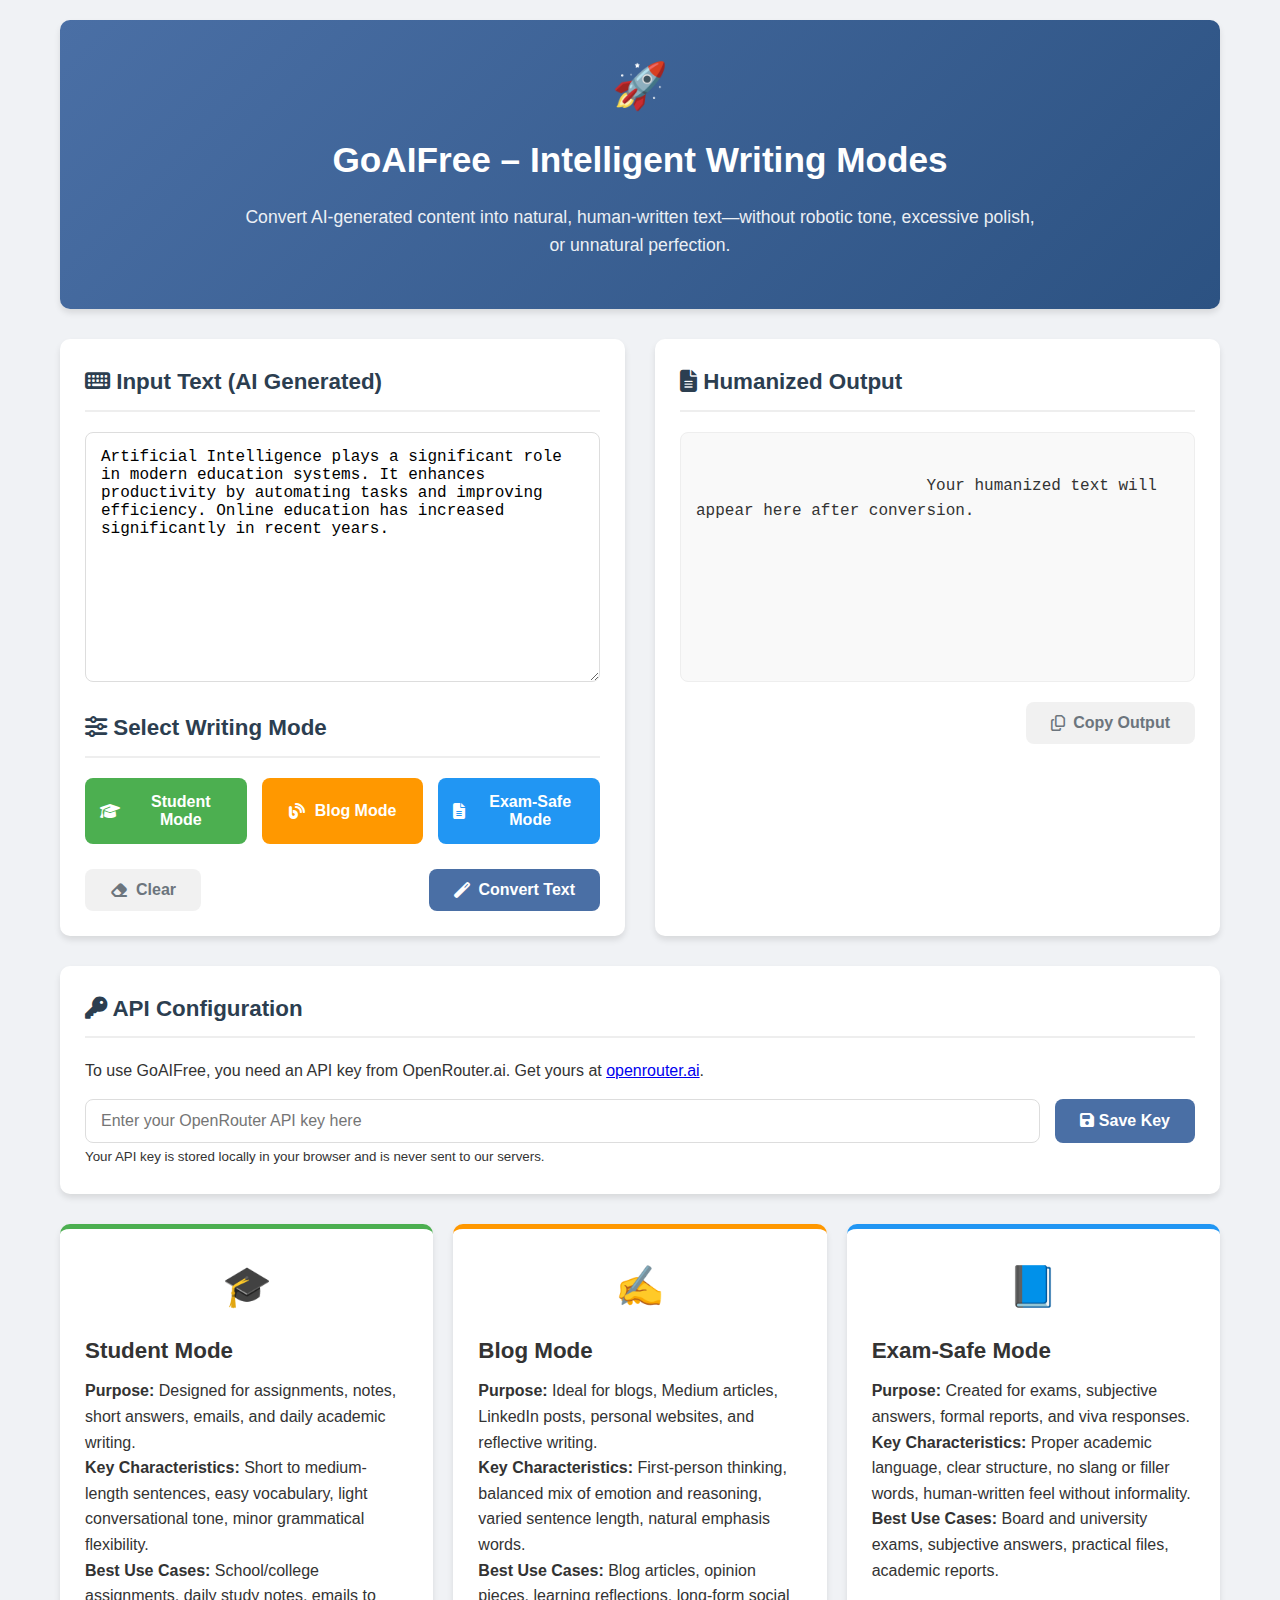
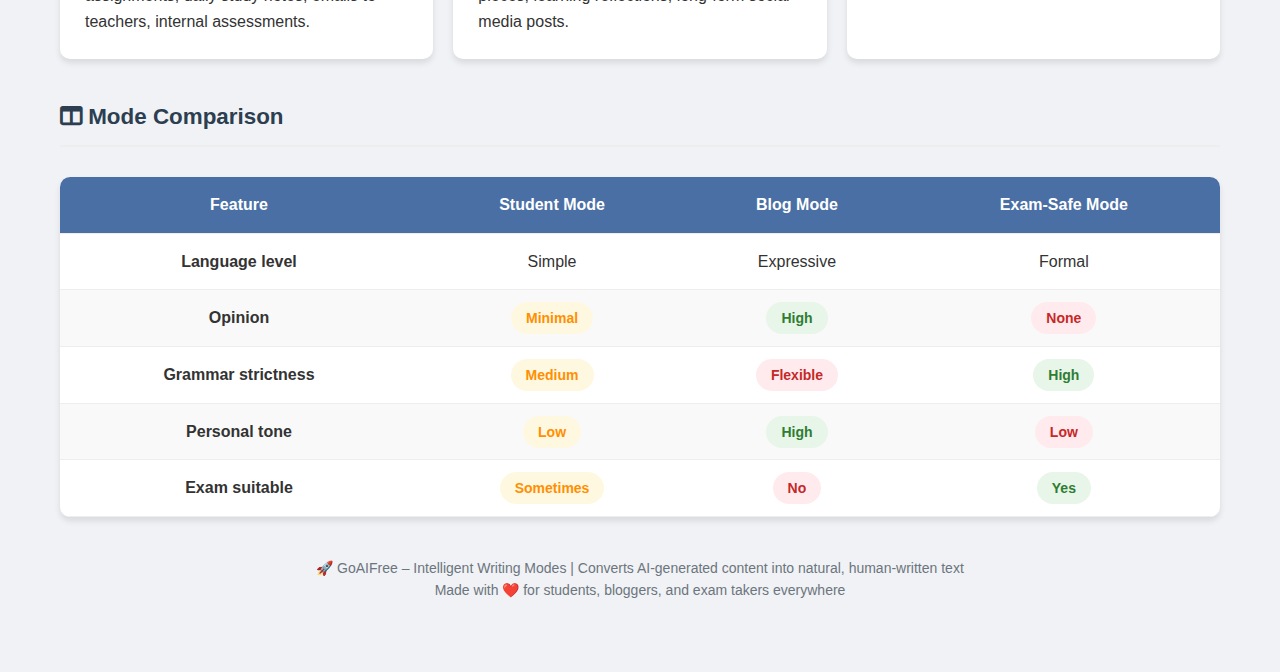
<file: index.html>
<!DOCTYPE html>
<html lang="en">
<head>
    <meta charset="UTF-8">
    <meta name="viewport" content="width=device-width, initial-scale=1.0">
    <title>🚀 GoAIFree - Intelligent Writing Modes</title>
    <link rel="stylesheet" href="https://cdnjs.cloudflare.com/ajax/libs/font-awesome/6.4.0/css/all.min.css">
   <link rel="stylesheet" href="style.css">
</head>
<body>
    <div class="container">
        <header>
            <div class="logo">🚀</div>
            <h1>GoAIFree – Intelligent Writing Modes</h1>
            <p class="subtitle">Convert AI-generated content into natural, human-written text—without robotic tone, excessive polish, or unnatural perfection.</p>
        </header>

        
        
        <div class="content-wrapper">
            <div class="input-section">
                <h2 class="section-title"><i class="fas fa-keyboard"></i> Input Text (AI Generated)</h2>
                <textarea id="inputText" placeholder="Paste your AI-generated text here...">Artificial Intelligence plays a significant role in modern education systems. It enhances productivity by automating tasks and improving efficiency. Online education has increased significantly in recent years.</textarea>
                
                <h3 class="section-title"><i class="fas fa-sliders-h"></i> Select Writing Mode</h3>
                <div class="mode-selector">
                    <button class="mode-btn student-btn active" data-mode="student">
                        <i class="fas fa-graduation-cap"></i> Student Mode
                    </button>
                    <button class="mode-btn blog-btn" data-mode="blog">
                        <i class="fas fa-blog"></i> Blog Mode
                    </button>
                    <button class="mode-btn exam-btn" data-mode="exam">
                        <i class="fas fa-file-alt"></i> Exam-Safe Mode
                    </button>
                </div>
                
                <div class="controls">
                    <button class="action-btn clear-btn" id="clearBtn">
                        <i class="fas fa-eraser"></i> Clear
                    </button>
                    <button class="action-btn convert-btn" id="convertBtn">
                        <i class="fas fa-magic"></i> Convert Text
                    </button>
                </div>
            </div>
            
            <div class="output-section">
                <h2 class="section-title"><i class="fas fa-file-alt"></i> Humanized Output</h2>
                <div class="output-container">
                    <div class="loading" id="loadingIndicator">
                        <div class="spinner"></div>
                        <p>Processing your text...</p>
                    </div>
                    <div class="output-text" id="outputText">
                        Your humanized text will appear here after conversion.
                    </div>
                </div>
                
                <div class="controls">
                    <div></div>
                    <button class="action-btn clear-btn" id="copyBtn">
                        <i class="far fa-copy"></i> Copy Output
                    </button>
                </div>
            </div>
        </div>
        
        <div class="api-config">
            <h2 class="section-title"><i class="fas fa-key"></i> API Configuration</h2>
            <p>To use GoAIFree, you need an API key from OpenRouter.ai. Get yours at <a href="https://openrouter.ai/" target="_blank">openrouter.ai</a>.</p>
            <div class="api-input-group">
                <input type="password" id="apiKey" class="api-input" placeholder="Enter your OpenRouter API key here">
                <button class="save-api-btn" id="saveApiKey">
                    <i class="fas fa-save"></i> Save Key
                </button>
            </div>
            <p><small>Your API key is stored locally in your browser and is never sent to our servers.</small></p>
        </div>
        
        <div class="mode-details">
            <div class="mode-card student">
                <div class="mode-icon">🎓</div>
                <h3 class="mode-name">Student Mode</h3>
                <p><strong>Purpose:</strong> Designed for assignments, notes, short answers, emails, and daily academic writing.</p>
                <p><strong>Key Characteristics:</strong> Short to medium-length sentences, easy vocabulary, light conversational tone, minor grammatical flexibility.</p>
                <p><strong>Best Use Cases:</strong> School/college assignments, daily study notes, emails to teachers, internal assessments.</p>
            </div>
            
            <div class="mode-card blog">
                <div class="mode-icon">✍️</div>
                <h3 class="mode-name">Blog Mode</h3>
                <p><strong>Purpose:</strong> Ideal for blogs, Medium articles, LinkedIn posts, personal websites, and reflective writing.</p>
                <p><strong>Key Characteristics:</strong> First-person thinking, balanced mix of emotion and reasoning, varied sentence length, natural emphasis words.</p>
                <p><strong>Best Use Cases:</strong> Blog articles, opinion pieces, learning reflections, long-form social media posts.</p>
            </div>
            
            <div class="mode-card exam">
                <div class="mode-icon">📘</div>
                <h3 class="mode-name">Exam-Safe Mode</h3>
                <p><strong>Purpose:</strong> Created for exams, subjective answers, formal reports, and viva responses.</p>
                <p><strong>Key Characteristics:</strong> Proper academic language, clear structure, no slang or filler words, human-written feel without informality.</p>
                <p><strong>Best Use Cases:</strong> Board and university exams, subjective answers, practical files, academic reports.</p>
            </div>
        </div>
        
        <h2 class="section-title" style="margin-top: 40px;"><i class="fas fa-columns"></i> Mode Comparison</h2>
        <table class="comparison-table">
            <thead>
                <tr>
                    <th>Feature</th>
                    <th>Student Mode</th>
                    <th>Blog Mode</th>
                    <th>Exam-Safe Mode</th>
                </tr>
            </thead>
            <tbody>
                <tr>
                    <td><strong>Language level</strong></td>
                    <td>Simple</td>
                    <td>Expressive</td>
                    <td>Formal</td>
                </tr>
                <tr>
                    <td><strong>Opinion</strong></td>
                    <td><span class="status status-yellow">Minimal</span></td>
                    <td><span class="status status-green">High</span></td>
                    <td><span class="status status-red">None</span></td>
                </tr>
                <tr>
                    <td><strong>Grammar strictness</strong></td>
                    <td><span class="status status-yellow">Medium</span></td>
                    <td><span class="status status-red">Flexible</span></td>
                    <td><span class="status status-green">High</span></td>
                </tr>
                <tr>
                    <td><strong>Personal tone</strong></td>
                    <td><span class="status status-yellow">Low</span></td>
                    <td><span class="status status-green">High</span></td>
                    <td><span class="status status-red">Low</span></td>
                </tr>
                <tr>
                    <td><strong>Exam suitable</strong></td>
                    <td><span class="status status-yellow">Sometimes</span></td>
                    <td><span class="status status-red">No</span></td>
                    <td><span class="status status-green">Yes</span></td>
                </tr>
            </tbody>
        </table>
        
        <footer>
            <p>🚀 GoAIFree – Intelligent Writing Modes | Converts AI-generated content into natural, human-written text</p>
            <p>Made with ❤️ for students, bloggers, and exam takers everywhere</p>
        </footer>
        
        <div class="notification" id="notification"></div>
    </div>

    <script src="script.js"></script>
</body>
</html>
</file>
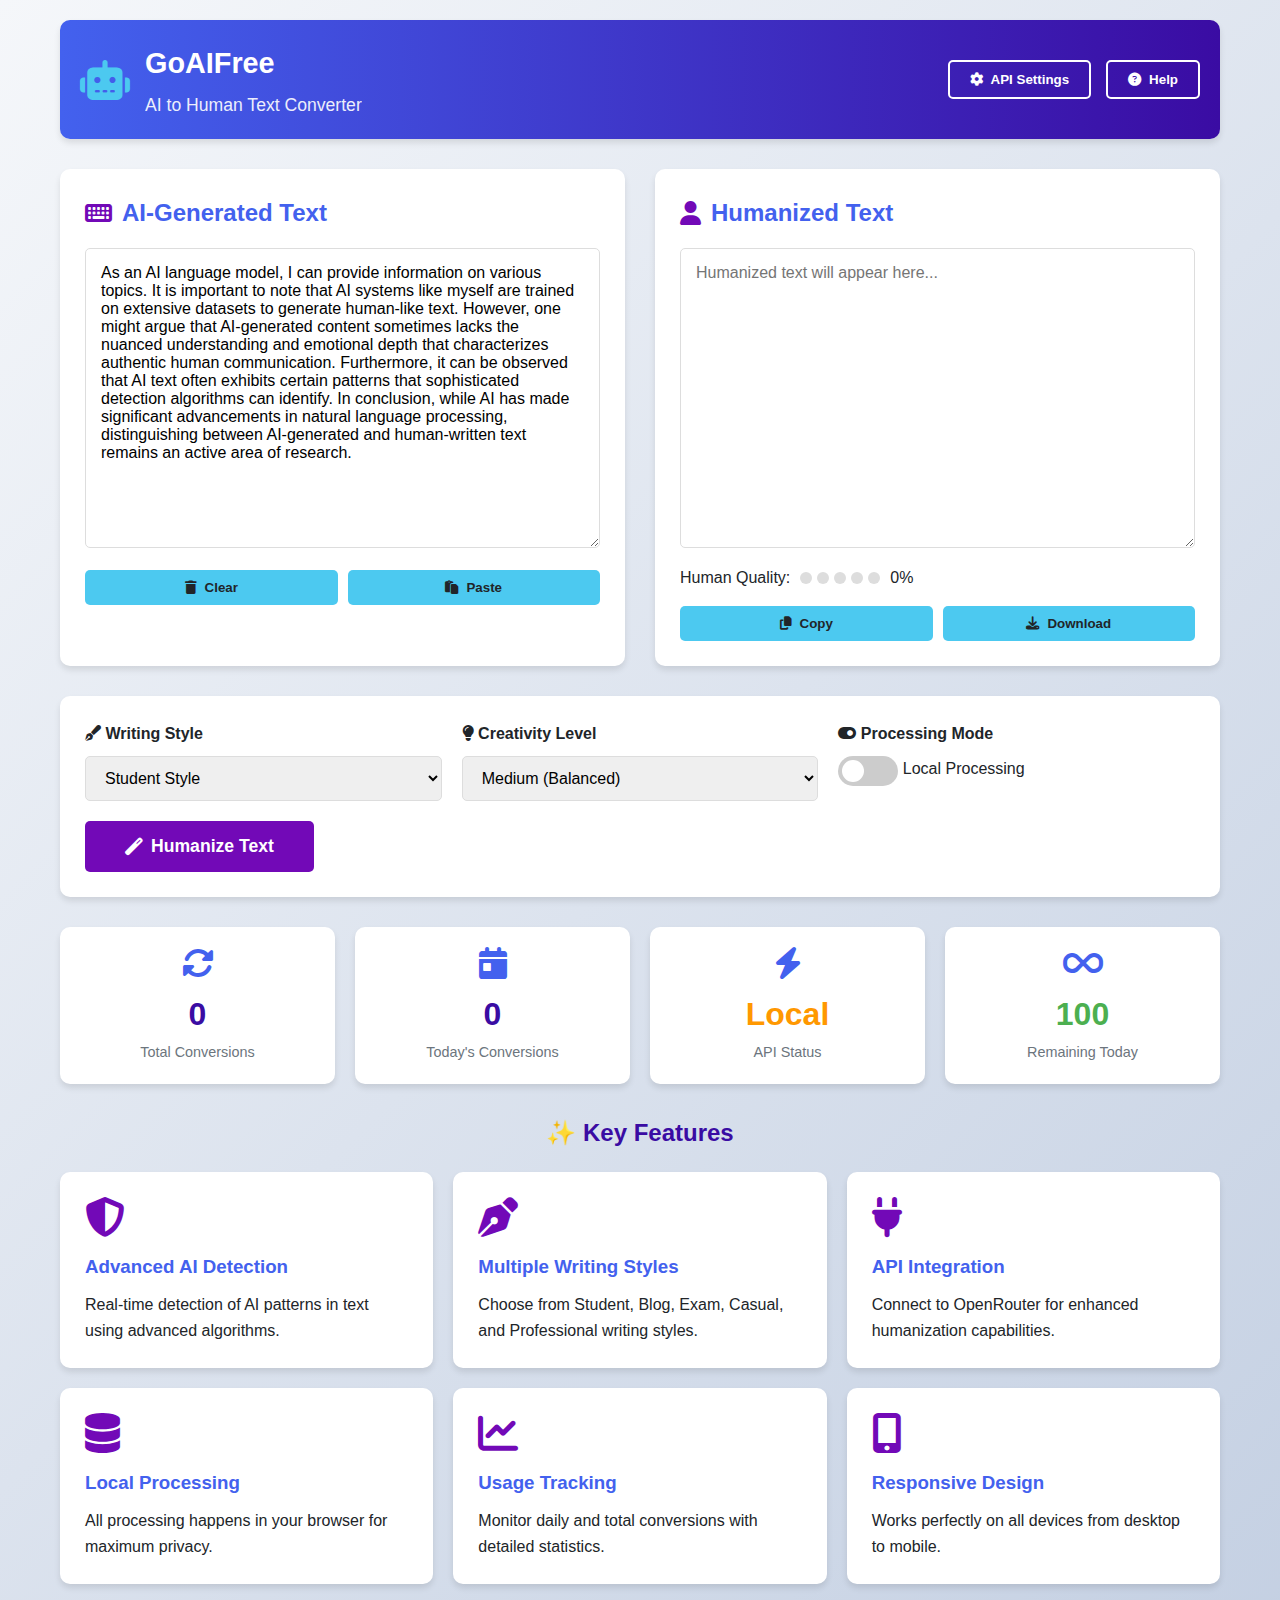
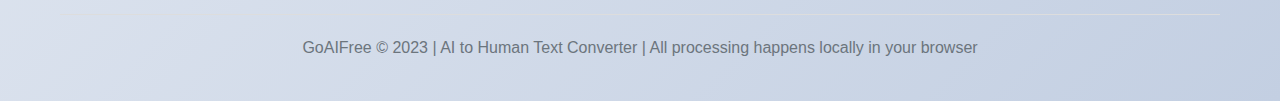
<file: new/new.html>
<!DOCTYPE html>
<html lang="en">
<head>
    <meta charset="UTF-8">
    <meta name="viewport" content="width=device-width, initial-scale=1.0">
    <title>GoAIFree - AI to Human Text Converter</title>
    <link rel="stylesheet" href="https://cdnjs.cloudflare.com/ajax/libs/font-awesome/6.4.0/css/all.min.css">
    <link rel="stylesheet" href="new.css">
</head>
<body>
    <div class="container">
        <!-- Header -->
        <header>
            <div class="header-content">
                <div class="logo">
                    <i class="fas fa-robot"></i>
                    <div>
                        <h1>GoAIFree</h1>
                        <p class="tagline">AI to Human Text Converter</p>
                    </div>
                </div>
                <div class="header-controls">
                    <button class="btn btn-outline" id="apiSettingsBtn">
                        <i class="fas fa-cog"></i> API Settings
                    </button>
                    <button class="btn btn-outline" id="helpBtn">
                        <i class="fas fa-question-circle"></i> Help
                    </button>
                </div>
            </div>
        </header>
        
        <!-- Main Content -->
        <div class="main-content">
            <!-- Input Section -->
            <div class="text-container">
                <h2><i class="fas fa-keyboard"></i> AI-Generated Text</h2>
                <textarea class="text-area" id="aiText" placeholder="Paste your AI-generated text here..."></textarea>
                <div class="text-actions">
                    <button class="btn btn-secondary" id="clearInputBtn">
                        <i class="fas fa-trash"></i> Clear
                    </button>
                    <button class="btn btn-secondary" id="pasteBtn">
                        <i class="fas fa-paste"></i> Paste
                    </button>
                </div>
            </div>
            
            <!-- Output Section -->
            <div class="text-container">
                <h2><i class="fas fa-user"></i> Humanized Text</h2>
                <textarea class="text-area" id="humanText" placeholder="Humanized text will appear here..." readonly></textarea>
                <div class="quality-indicator">
                    <span>Human Quality:</span>
                    <div class="quality-dots" id="qualityDots">
                        <div class="quality-dot"></div>
                        <div class="quality-dot"></div>
                        <div class="quality-dot"></div>
                        <div class="quality-dot"></div>
                        <div class="quality-dot"></div>
                    </div>
                    <span id="qualityScore">0%</span>
                </div>
                <div class="text-actions">
                    <button class="btn btn-secondary" id="copyBtn">
                        <i class="fas fa-copy"></i> Copy
                    </button>
                    <button class="btn btn-secondary" id="downloadBtn">
                        <i class="fas fa-download"></i> Download
                    </button>
                </div>
            </div>
        </div>
        
        <!-- Progress Bar -->
        <div class="progress-container" id="progressContainer">
            <div class="progress-bar">
                <div class="progress" id="progress"></div>
            </div>
            <p id="progressText">Processing your text...</p>
        </div>
        
        <!-- Controls -->
        <div class="controls">
            <div class="controls-grid">
                <div class="control-group">
                    <label for="writingStyle"><i class="fas fa-pen-fancy"></i> Writing Style</label>
                    <select class="select-style" id="writingStyle">
                        <option value="student">Student Style</option>
                        <option value="blog">Blog Style</option>
                        <option value="exam">Exam Style</option>
                        <option value="casual">Casual Style</option>
                        <option value="professional">Professional Style</option>
                    </select>
                </div>
                
                <div class="control-group">
                    <label for="creativityLevel"><i class="fas fa-lightbulb"></i> Creativity Level</label>
                    <select class="select-style" id="creativityLevel">
                        <option value="low">Low (More Accurate)</option>
                        <option value="medium" selected>Medium (Balanced)</option>
                        <option value="high">High (More Creative)</option>
                    </select>
                </div>
                
                <div class="control-group">
                    <label><i class="fas fa-toggle-on"></i> Processing Mode</label>
                    <div>
                        <label class="toggle-switch">
                            <input type="checkbox" id="apiToggle">
                            <span class="slider"></span>
                        </label>
                        <span id="modeLabel">Local Processing</span>
                    </div>
                </div>
            </div>
            
            <div style="text-align: center; margin-top: 20px;">
                <button class="btn btn-primary" id="humanizeBtn" style="padding: 15px 40px; font-size: 1.1rem;">
                    <i class="fas fa-magic"></i> Humanize Text
                </button>
            </div>
        </div>
        
        <!-- Stats -->
        <div class="stats">
            <div class="stat-card">
                <i class="fas fa-sync-alt"></i>
                <div class="stat-value" id="totalConversions">0</div>
                <div class="stat-label">Total Conversions</div>
            </div>
            
            <div class="stat-card">
                <i class="fas fa-calendar-day"></i>
                <div class="stat-value" id="todayConversions">0</div>
                <div class="stat-label">Today's Conversions</div>
            </div>
            
            <div class="stat-card">
                <i class="fas fa-bolt"></i>
                <div class="stat-value" id="apiStatus">Offline</div>
                <div class="stat-label">API Status</div>
            </div>
            
            <div class="stat-card">
                <i class="fas fa-infinity"></i>
                <div class="stat-value" id="remainingConversions">∞</div>
                <div class="stat-label">Remaining Today</div>
            </div>
        </div>
        
        <!-- Features -->
        <div class="features">
            <h2>✨ Key Features</h2>
            <div class="features-grid">
                <div class="feature-card">
                    <i class="fas fa-shield-alt"></i>
                    <h3>Advanced AI Detection</h3>
                    <p>Real-time detection of AI patterns in text using advanced algorithms.</p>
                </div>
                
                <div class="feature-card">
                    <i class="fas fa-pen-nib"></i>
                    <h3>Multiple Writing Styles</h3>
                    <p>Choose from Student, Blog, Exam, Casual, and Professional writing styles.</p>
                </div>
                
                <div class="feature-card">
                    <i class="fas fa-plug"></i>
                    <h3>API Integration</h3>
                    <p>Connect to OpenRouter for enhanced humanization capabilities.</p>
                </div>
                
                <div class="feature-card">
                    <i class="fas fa-database"></i>
                    <h3>Local Processing</h3>
                    <p>All processing happens in your browser for maximum privacy.</p>
                </div>
                
                <div class="feature-card">
                    <i class="fas fa-chart-line"></i>
                    <h3>Usage Tracking</h3>
                    <p>Monitor daily and total conversions with detailed statistics.</p>
                </div>
                
                <div class="feature-card">
                    <i class="fas fa-mobile-alt"></i>
                    <h3>Responsive Design</h3>
                    <p>Works perfectly on all devices from desktop to mobile.</p>
                </div>
            </div>
        </div>
        
        <!-- Footer -->
        <footer>
            <p>GoAIFree &copy; 2023 | AI to Human Text Converter | All processing happens locally in your browser</p>
        </footer>
    </div>
    
    <!-- API Settings Modal -->
    <div class="modal" id="apiModal">
        <div class="modal-content">
            <div class="modal-header">
                <h2><i class="fas fa-cog"></i> API Settings</h2>
                <button class="close-modal" id="closeApiModal">&times;</button>
            </div>
            <div class="modal-body">
                <div class="control-group">
                    <label for="apiKey"><i class="fas fa-key"></i> OpenRouter API Key</label>
                    <input type="password" class="input-field" id="apiKey" placeholder="Enter your API key">
                    <p style="font-size: 0.9rem; color: var(--gray-color); margin-top: 5px;">
                        Get an API key from <a href="https://openrouter.ai" target="_blank">OpenRouter</a>
                    </p>
                </div>
                
                <div class="control-group">
                    <label for="apiModel"><i class="fas fa-brain"></i> Model</label>
                    <input type="text" class="input-field" id="apiModel" placeholder="sao10k/l3-lunaris-8b" value="sao10k/l3-lunaris-8b">
                    <p style="font-size: 0.9rem; color: var(--gray-color); margin-top: 5px;">
                        Default model: sao10k/l3-lunaris-8b
                    </p>
                </div>
                
                <div class="control-group">
                    <label for="maxConversions"><i class="fas fa-tachometer-alt"></i> Max Conversions Per Day</label>
                    <input type="number" class="input-field" id="maxConversions" min="1" value="100">
                </div>
                
                <div class="control-group">
                    <label><i class="fas fa-toggle-on"></i> Enable Fallback Mode</label>
                    <div>
                        <label class="toggle-switch">
                            <input type="checkbox" id="fallbackToggle" checked>
                            <span class="slider"></span>
                        </label>
                        <span>Use local processing if API fails</span>
                    </div>
                </div>
                
                <div style="display: flex; gap: 10px; margin-top: 20px;">
                    <button class="btn btn-primary" id="testApiBtn" style="flex: 1;">
                        <i class="fas fa-plug"></i> Test API Connection
                    </button>
                    <button class="btn btn-secondary" id="saveApiBtn" style="flex: 1;">
                        <i class="fas fa-save"></i> Save Configuration
                    </button>
                </div>
            </div>
        </div>
    </div>
    
    <!-- Help Modal -->
    <div class="modal" id="helpModal">
        <div class="modal-content">
            <div class="modal-header">
                <h2><i class="fas fa-question-circle"></i> Help & Instructions</h2>
                <button class="close-modal" id="closeHelpModal">&times;</button>
            </div>
            <div class="modal-body">
                <h3>🚀 Quick Start (No API)</h3>
                <ol style="margin-left: 20px; margin-bottom: 20px;">
                    <li>Paste AI-generated text in the left text area</li>
                    <li>Select a writing style and creativity level</li>
                    <li>Click "Humanize Text"</li>
                    <li>Copy or download the humanized text</li>
                </ol>
                
                <h3>🔧 With OpenRouter API</h3>
                <ol style="margin-left: 20px; margin-bottom: 20px;">
                    <li>Get an API key from <a href="https://openrouter.ai" target="_blank">OpenRouter</a></li>
                    <li>Click "API Settings" in the top-right corner</li>
                    <li>Enter your API key and model</li>
                    <li>Click "Save Configuration"</li>
                    <li>Toggle "Processing Mode" to use API</li>
                </ol>
                
                <h3>⚙️ Configuration</h3>
                <div style="background-color: #f8f9fa; padding: 15px; border-radius: 5px; margin-bottom: 20px;">
                    <pre style="white-space: pre-wrap; font-family: monospace;">
# OpenRouter API Configuration
OPENROUTER_API_KEY=your_api_key_here
OPENROUTER_MODEL=sao10k/l3-lunaris-8b

# Application Settings
MAX_CONVERSIONS_PER_DAY=100
ENABLE_FALLBACK_MODE=true
                    </pre>
                </div>
                
                <p><strong>Note:</strong> All settings are saved locally in your browser.</p>
            </div>
        </div>
    </div>
    
    <!-- Toast Notification -->
    <div class="toast" id="toast">
        <i class="fas fa-check-circle"></i>
        <span id="toastMessage">Operation completed successfully!</span>
    </div>

    <script src="new.js"></script>
</body>
</html>
</file>
<file: style.css>
:root {
            --primary: #4a6fa5;
            --student: #4CAF50;
            --blog: #FF9800;
            --exam: #2196F3;
            --dark: #2c3e50;
            --light: #f8f9fa;
            --gray: #6c757d;
            --shadow: 0 4px 6px rgba(0, 0, 0, 0.1);
        }
        
        * {
            margin: 0;
            padding: 0;
            box-sizing: border-box;
            font-family: 'Segoe UI', Tahoma, Geneva, Verdana, sans-serif;
        }
        
        body {
            background-color: #f0f2f5;
            color: #333;
            line-height: 1.6;
            padding-bottom: 50px;
        }
        
        .container {
            max-width: 1200px;
            margin: 0 auto;
            padding: 20px;
        }
        
        header {
            text-align: center;
            padding: 30px 20px;
            background: linear-gradient(135deg, var(--primary), #2c5282);
            color: white;
            border-radius: 10px;
            margin-bottom: 30px;
            box-shadow: var(--shadow);
        }
        
        .logo {
            font-size: 2.8rem;
            margin-bottom: 10px;
        }
        
        h1 {
            font-size: 2.2rem;
            margin-bottom: 15px;
        }
        
        .subtitle {
            font-size: 1.1rem;
            max-width: 800px;
            margin: 0 auto 20px;
            opacity: 0.9;
        }
        
        .content-wrapper {
            display: grid;
            grid-template-columns: 1fr 1fr;
            gap: 30px;
            margin-bottom: 30px;
        }
        
        @media (max-width: 900px) {
            .content-wrapper {
                grid-template-columns: 1fr;
            }
        }
        
        .input-section, .output-section {
            background: white;
            border-radius: 10px;
            padding: 25px;
            box-shadow: var(--shadow);
        }
        
        .section-title {
            font-size: 1.4rem;
            margin-bottom: 20px;
            padding-bottom: 10px;
            border-bottom: 2px solid #eee;
            color: var(--dark);
        }
        
        textarea {
            width: 100%;
            height: 250px;
            padding: 15px;
            border: 1px solid #ddd;
            border-radius: 8px;
            font-size: 16px;
            resize: vertical;
            margin-bottom: 20px;
            font-family: monospace;
        }
        
        .mode-selector {
            display: flex;
            flex-wrap: wrap;
            gap: 15px;
            margin-bottom: 25px;
        }
        
        .mode-btn {
            flex: 1;
            min-width: 150px;
            padding: 15px;
            border: none;
            border-radius: 8px;
            font-size: 16px;
            font-weight: 600;
            cursor: pointer;
            display: flex;
            align-items: center;
            justify-content: center;
            gap: 10px;
            transition: all 0.3s;
            color: white;
        }
        
        .mode-btn:hover {
            transform: translateY(-3px);
            box-shadow: 0 5px 15px rgba(0, 0, 0, 0.1);
        }
        
        .mode-btn.active {
            box-shadow: 0 0 0 3px rgba(255, 255, 255, 0.8);
        }
        
        .student-btn {
            background-color: var(--student);
        }
        
        .blog-btn {
            background-color: var(--blog);
        }
        
        .exam-btn {
            background-color: var(--exam);
        }
        
        .controls {
            display: flex;
            justify-content: space-between;
            align-items: center;
            margin-top: 20px;
        }
        
        .action-btn {
            padding: 12px 25px;
            border: none;
            border-radius: 8px;
            font-size: 16px;
            font-weight: 600;
            cursor: pointer;
            display: flex;
            align-items: center;
            gap: 8px;
            transition: all 0.3s;
        }
        
        .convert-btn {
            background-color: var(--primary);
            color: white;
        }
        
        .convert-btn:hover {
            background-color: #3a5a8a;
        }
        
        .clear-btn {
            background-color: #f1f1f1;
            color: var(--gray);
        }
        
        .clear-btn:hover {
            background-color: #e2e2e2;
        }
        
        .output-container {
            position: relative;
        }
        
        .output-text {
            min-height: 250px;
            padding: 15px;
            border-radius: 8px;
            background-color: #f9f9f9;
            border: 1px solid #eee;
            white-space: pre-wrap;
            font-family: monospace;
            font-size: 16px;
        }
        
        .loading {
            display: none;
            position: absolute;
            top: 50%;
            left: 50%;
            transform: translate(-50%, -50%);
            text-align: center;
        }
        
        .spinner {
            border: 5px solid #f3f3f3;
            border-top: 5px solid var(--primary);
            border-radius: 50%;
            width: 50px;
            height: 50px;
            animation: spin 1s linear infinite;
            margin: 0 auto 15px;
        }
        
        @keyframes spin {
            0% { transform: rotate(0deg); }
            100% { transform: rotate(360deg); }
        }
        
        .api-config {
            background: white;
            border-radius: 10px;
            padding: 25px;
            margin-top: 30px;
            box-shadow: var(--shadow);
        }
        
        .api-input-group {
            display: flex;
            gap: 15px;
            margin-top: 15px;
        }
        
        .api-input {
            flex: 1;
            padding: 12px 15px;
            border: 1px solid #ddd;
            border-radius: 8px;
            font-size: 16px;
        }
        
        .save-api-btn {
            padding: 12px 25px;
            background-color: var(--primary);
            color: white;
            border: none;
            border-radius: 8px;
            font-size: 16px;
            font-weight: 600;
            cursor: pointer;
        }
        
        .save-api-btn:hover {
            background-color: #3a5a8a;
        }
        
        .mode-details {
            display: grid;
            grid-template-columns: repeat(3, 1fr);
            gap: 20px;
            margin-top: 30px;
        }
        
        @media (max-width: 900px) {
            .mode-details {
                grid-template-columns: 1fr;
            }
        }
        
        .mode-card {
            background: white;
            border-radius: 10px;
            padding: 25px;
            box-shadow: var(--shadow);
            border-top: 5px solid;
        }
        
        .mode-card.student {
            border-color: var(--student);
        }
        
        .mode-card.blog {
            border-color: var(--blog);
        }
        
        .mode-card.exam {
            border-color: var(--exam);
        }
        
        .mode-icon {
            font-size: 2.5rem;
            margin-bottom: 15px;
            text-align: center;
        }
        
        .mode-name {
            font-size: 1.4rem;
            margin-bottom: 10px;
        }
        
        .comparison-table {
            width: 100%;
            border-collapse: collapse;
            margin-top: 30px;
            background: white;
            border-radius: 10px;
            overflow: hidden;
            box-shadow: var(--shadow);
        }
        
        .comparison-table th, .comparison-table td {
            padding: 15px;
            text-align: center;
            border-bottom: 1px solid #eee;
        }
        
        .comparison-table th {
            background-color: var(--primary);
            color: white;
            font-weight: 600;
        }
        
        .comparison-table tr:nth-child(even) {
            background-color: #f9f9f9;
        }
        
        .comparison-table tr:hover {
            background-color: #f1f1f1;
        }
        
        .status {
            padding: 8px 15px;
            border-radius: 20px;
            font-size: 14px;
            font-weight: 600;
        }
        
        .status-green {
            background-color: #e8f5e9;
            color: #2e7d32;
        }
        
        .status-red {
            background-color: #ffebee;
            color: #c62828;
        }
        
        .status-yellow {
            background-color: #fff8e1;
            color: #ff8f00;
        }
        
        footer {
            text-align: center;
            margin-top: 40px;
            color: var(--gray);
            font-size: 14px;
        }
        
        .notification {
            position: fixed;
            bottom: 20px;
            right: 20px;
            padding: 15px 25px;
            border-radius: 8px;
            background-color: var(--primary);
            color: white;
            font-weight: 600;
            box-shadow: var(--shadow);
            opacity: 0;
            transform: translateY(20px);
            transition: all 0.3s;
            z-index: 1000;
        }
        
        .notification.show {
            opacity: 1;
            transform: translateY(0);
        }
</file>
<file: new/new.css>
:root {
            --primary-color: #4361ee;
            --secondary-color: #3a0ca3;
            --accent-color: #7209b7;
            --success-color: #4cc9f0;
            --warning-color: #f72585;
            --light-color: #f8f9fa;
            --dark-color: #212529;
            --gray-color: #6c757d;
            --shadow: 0 4px 6px rgba(0, 0, 0, 0.1);
        }
        
        * {
            margin: 0;
            padding: 0;
            box-sizing: border-box;
        }
        
        body {
            font-family: 'Segoe UI', Tahoma, Geneva, Verdana, sans-serif;
            line-height: 1.6;
            color: var(--dark-color);
            background: linear-gradient(135deg, #f5f7fa 0%, #c3cfe2 100%);
            min-height: 100vh;
        }
        
        .container {
            max-width: 1200px;
            margin: 0 auto;
            padding: 20px;
        }
        
        /* Header Styles */
        header {
            background: linear-gradient(to right, var(--primary-color), var(--secondary-color));
            color: white;
            padding: 20px;
            border-radius: 10px;
            margin-bottom: 30px;
            box-shadow: var(--shadow);
        }
        
        .header-content {
            display: flex;
            justify-content: space-between;
            align-items: center;
            flex-wrap: wrap;
        }
        
        .logo {
            display: flex;
            align-items: center;
            gap: 15px;
        }
        
        .logo i {
            font-size: 2.5rem;
            color: var(--success-color);
        }
        
        .logo h1 {
            font-size: 1.8rem;
            font-weight: 700;
        }
        
        .tagline {
            font-size: 1.1rem;
            opacity: 0.9;
            margin-top: 5px;
        }
        
        .header-controls {
            display: flex;
            gap: 15px;
            align-items: center;
        }
        
        /* Button Styles */
        .btn {
            padding: 10px 20px;
            border: none;
            border-radius: 5px;
            cursor: pointer;
            font-weight: 600;
            transition: all 0.3s ease;
            display: flex;
            align-items: center;
            gap: 8px;
        }
        
        .btn-primary {
            background-color: var(--accent-color);
            color: white;
        }
        
        .btn-primary:hover {
            background-color: #5a08a0;
            transform: translateY(-2px);
        }
        
        .btn-secondary {
            background-color: var(--success-color);
            color: var(--dark-color);
        }
        
        .btn-secondary:hover {
            background-color: #3db8d8;
        }
        
        .btn-outline {
            background-color: transparent;
            border: 2px solid white;
            color: white;
        }
        
        .btn-outline:hover {
            background-color: rgba(255, 255, 255, 0.1);
        }
        
        /* Main Content */
        .main-content {
            display: grid;
            grid-template-columns: 1fr 1fr;
            gap: 30px;
            margin-bottom: 30px;
        }
        
        @media (max-width: 768px) {
            .main-content {
                grid-template-columns: 1fr;
            }
        }
        
        /* Text Areas */
        .text-container {
            background-color: white;
            border-radius: 10px;
            padding: 25px;
            box-shadow: var(--shadow);
            height: 100%;
        }
        
        .text-container h2 {
            margin-bottom: 15px;
            color: var(--primary-color);
            display: flex;
            align-items: center;
            gap: 10px;
        }
        
        .text-container h2 i {
            color: var(--accent-color);
        }
        
        .text-area {
            width: 100%;
            height: 300px;
            padding: 15px;
            border: 1px solid #ddd;
            border-radius: 5px;
            font-size: 16px;
            resize: vertical;
            font-family: inherit;
        }
        
        .text-area:focus {
            outline: none;
            border-color: var(--primary-color);
            box-shadow: 0 0 0 3px rgba(67, 97, 238, 0.2);
        }
        
        /* Controls */
        .controls {
            background-color: white;
            border-radius: 10px;
            padding: 25px;
            box-shadow: var(--shadow);
            margin-bottom: 30px;
        }
        
        .controls-grid {
            display: grid;
            grid-template-columns: repeat(auto-fit, minmax(250px, 1fr));
            gap: 20px;
            margin-bottom: 20px;
        }
        
        .control-group {
            display: flex;
            flex-direction: column;
            gap: 10px;
        }
        
        .control-group label {
            font-weight: 600;
            color: var(--dark-color);
        }
        
        .select-style, .input-field {
            padding: 12px 15px;
            border: 1px solid #ddd;
            border-radius: 5px;
            font-size: 16px;
            font-family: inherit;
        }
        
        .select-style:focus, .input-field:focus {
            outline: none;
            border-color: var(--primary-color);
            box-shadow: 0 0 0 3px rgba(67, 97, 238, 0.2);
        }
        
        /* Stats */
        .stats {
            display: flex;
            justify-content: space-around;
            flex-wrap: wrap;
            gap: 20px;
            margin-bottom: 30px;
        }
        
        .stat-card {
            background-color: white;
            border-radius: 10px;
            padding: 20px;
            flex: 1;
            min-width: 200px;
            box-shadow: var(--shadow);
            text-align: center;
        }
        
        .stat-card i {
            font-size: 2rem;
            color: var(--primary-color);
            margin-bottom: 10px;
        }
        
        .stat-value {
            font-size: 2rem;
            font-weight: 700;
            color: var(--secondary-color);
        }
        
        .stat-label {
            color: var(--gray-color);
            font-size: 0.9rem;
        }
        
        /* Features */
        .features {
            margin-bottom: 30px;
        }
        
        .features h2 {
            margin-bottom: 20px;
            color: var(--secondary-color);
            text-align: center;
        }
        
        .features-grid {
            display: grid;
            grid-template-columns: repeat(auto-fit, minmax(300px, 1fr));
            gap: 20px;
        }
        
        .feature-card {
            background-color: white;
            border-radius: 10px;
            padding: 25px;
            box-shadow: var(--shadow);
            transition: transform 0.3s ease;
        }
        
        .feature-card:hover {
            transform: translateY(-5px);
        }
        
        .feature-card i {
            font-size: 2.5rem;
            color: var(--accent-color);
            margin-bottom: 15px;
        }
        
        .feature-card h3 {
            margin-bottom: 10px;
            color: var(--primary-color);
        }
        
        /* Footer */
        footer {
            text-align: center;
            padding: 20px;
            color: var(--gray-color);
            border-top: 1px solid #ddd;
            margin-top: 30px;
        }
        
        /* Modal */
        .modal {
            display: none;
            position: fixed;
            top: 0;
            left: 0;
            width: 100%;
            height: 100%;
            background-color: rgba(0, 0, 0, 0.5);
            z-index: 1000;
            justify-content: center;
            align-items: center;
        }
        
        .modal-content {
            background-color: white;
            border-radius: 10px;
            width: 90%;
            max-width: 600px;
            max-height: 90vh;
            overflow-y: auto;
            padding: 30px;
            box-shadow: 0 10px 30px rgba(0, 0, 0, 0.3);
        }
        
        .modal-header {
            display: flex;
            justify-content: space-between;
            align-items: center;
            margin-bottom: 20px;
        }
        
        .modal-header h2 {
            color: var(--primary-color);
        }
        
        .close-modal {
            background: none;
            border: none;
            font-size: 1.5rem;
            cursor: pointer;
            color: var(--gray-color);
        }
        
        .close-modal:hover {
            color: var(--dark-color);
        }
        
        .modal-body {
            margin-bottom: 20px;
        }
        
        /* Progress Bar */
        .progress-container {
            margin: 20px 0;
            display: none;
        }
        
        .progress-bar {
            height: 10px;
            background-color: #e9ecef;
            border-radius: 5px;
            overflow: hidden;
            margin-bottom: 10px;
        }
        
        .progress {
            height: 100%;
            background: linear-gradient(to right, var(--primary-color), var(--accent-color));
            width: 0%;
            transition: width 0.3s ease;
        }
        
        /* Quality Indicator */
        .quality-indicator {
            display: flex;
            align-items: center;
            gap: 10px;
            margin-top: 10px;
        }
        
        .quality-dots {
            display: flex;
            gap: 5px;
        }
        
        .quality-dot {
            width: 12px;
            height: 12px;
            border-radius: 50%;
            background-color: #ddd;
        }
        
        .quality-dot.active {
            background-color: var(--success-color);
        }
        
        /* Toast */
        .toast {
            position: fixed;
            bottom: 20px;
            right: 20px;
            background-color: var(--primary-color);
            color: white;
            padding: 15px 25px;
            border-radius: 5px;
            box-shadow: var(--shadow);
            display: flex;
            align-items: center;
            gap: 10px;
            z-index: 1001;
            display: none;
        }
        
        /* Toggle Switch */
        .toggle-switch {
            position: relative;
            display: inline-block;
            width: 60px;
            height: 30px;
        }
        
        .toggle-switch input {
            opacity: 0;
            width: 0;
            height: 0;
        }
        
        .slider {
            position: absolute;
            cursor: pointer;
            top: 0;
            left: 0;
            right: 0;
            bottom: 0;
            background-color: #ccc;
            transition: .4s;
            border-radius: 34px;
        }
        
        .slider:before {
            position: absolute;
            content: "";
            height: 22px;
            width: 22px;
            left: 4px;
            bottom: 4px;
            background-color: white;
            transition: .4s;
            border-radius: 50%;
        }
        
        input:checked + .slider {
            background-color: var(--primary-color);
        }
        
        input:checked + .slider:before {
            transform: translateX(30px);
        }
        
        /* Text Actions */
        .text-actions {
            display: flex;
            gap: 10px;
            margin-top: 15px;
        }
        
        .text-actions .btn {
            flex: 1;
            justify-content: center;
        }
</file>
